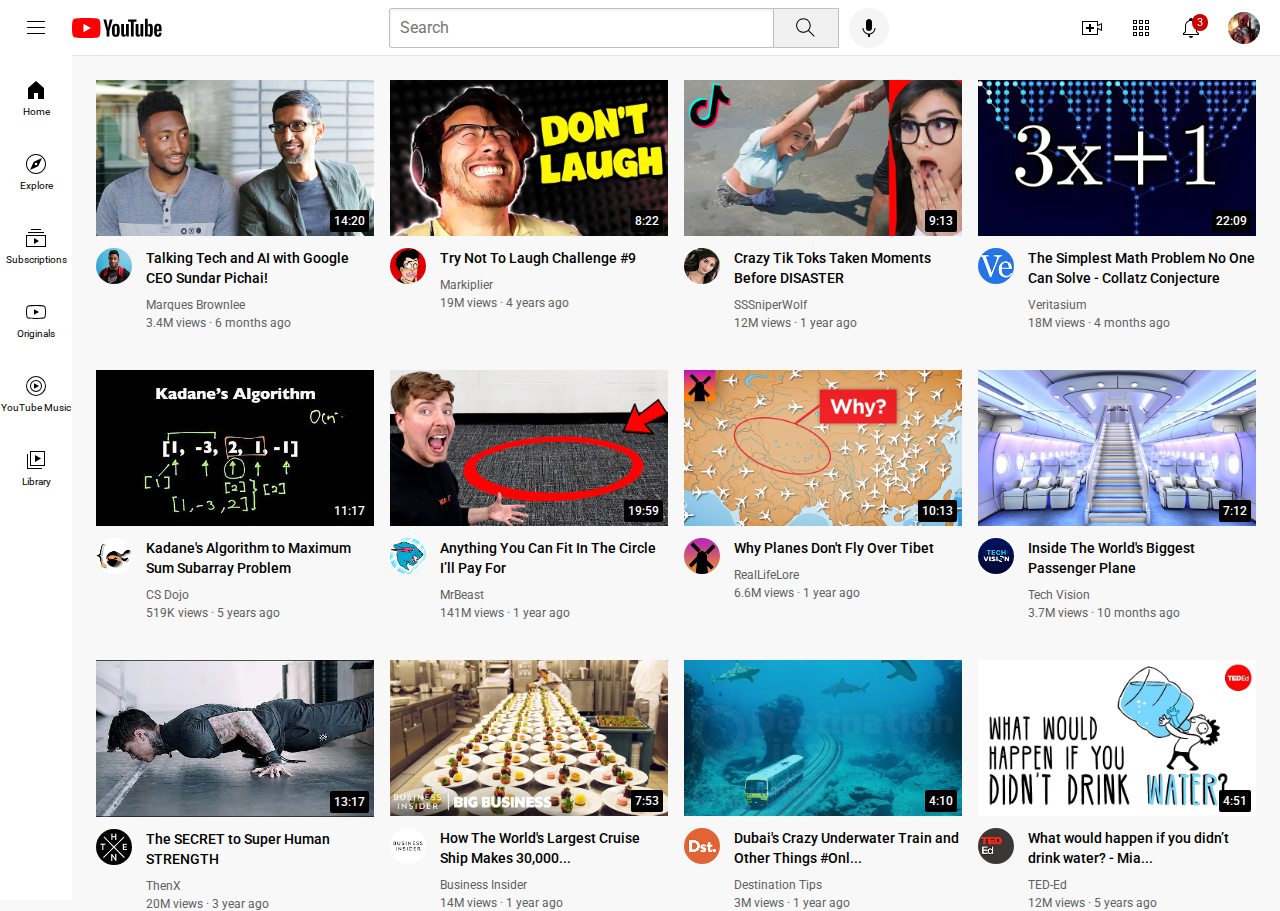
<file: index.html>
<!DOCTYPE html>
<html>

<head>
  <title>YouTube.com Clone</title>

  <link rel="preconnect" href="https://fonts.googleapis.com">
  <link rel="preconnect" href="https://fonts.gstatic.com" crossorigin>
  <link href="https://fonts.googleapis.com/css2?family=Roboto:wght@400;500;700&display=swap" rel="stylesheet">
  <link rel="shortcut icon" href="YouTube-Logo1.png" type="image/x-icon">
    
  <link rel="stylesheet" href="styles/general.css">
  <link rel="stylesheet" href="styles/header.css">
  <link rel="stylesheet" href="styles/video.css">
  <link rel="stylesheet" href="styles/sidebar.css">
   <meta property="og:url" content="https://smactorproject.in/">
    <meta property="og:image" itemprop="image" content="https://smactorproject.in//YouTube-Logo.png">
    <meta property="og:title" content="YouTube Clone!">
    <meta property="og:description" content="Explore my HTML & CSS YouTube Clone! 🎥 Crafted by Ankan Chatterjee (SMACTOR)">
</head>

<body>
  <header class="header">
    <div class="left-section">
      <img class="hamburger-menu" src="icons/hamburger-menu.svg">
      <img class="youtube-logo" src="icons/youtube-logo.svg">
    </div>
    <div class="middle-section">
      <input class="search-bar" type="text" placeholder="Search">
      <button class="search-button">
        <img class="search-icon" src="icons/search.svg">
        <div class="tooltip">Search</div>
      </button>

      <!--Put position absolute inside position relative to Create tool tip-->

      <button class="voice-search-button">
        <img class="voice-search-icon" src="icons/voice-search-icon.svg">
        <div class="tooltip">Search with your voice</div>
      </button>
    </div>
    <div class="right-section">
      <div class="upload-icon-container">
        <img class="upload-icon" src="icons/upload.svg">
        <div class="tooltip">Create</div>
      </div>
      <div class="youtube-apps-icon-container">
        <img class="youtube-apps-icon" src="icons/youtube-apps.svg">
        <div class="tooltip">YouTube apps</div>
      </div>
      <div class="notifications-icon-container">
        <img class="notifications-icon" src="icons/notifications.svg">
        <div class="notifications-count">3</div>
        <div class="tooltip">Notifications</div>
      </div>
      <img class="current-user-picture" src="channel-pictures/download.png">
    </div>
  </header>

  <nav class="sidebar">
    <div class="sidebar-link">
      <img src="icons/home.svg">
      <div>Home</div>
    </div>
    <div class="sidebar-link">
      <img src="icons/explore.svg">
      <div>Explore</div>
    </div>
    <div class="sidebar-link">
      <img src="icons/subscriptions.svg">
      <div>Subscriptions</div>
    </div>
    <div class="sidebar-link">
      <img src="icons/originals.svg">
      <div>Originals</div>
    </div>
    <div class="sidebar-link">
      <img src="icons/youtube-music.svg">
      <div>YouTube Music</div>
    </div>
    <div class="sidebar-link">
      <img src="icons/library.svg">
      <div>Library</div>
    </div>
  </nav>
  <main>
    <section class="video-grid">
      <div class="video-preview">
        <div class="thumbnail-row">
          <a href="https://www.youtube.com/watch?v=n2RNcPRtAiY" target="_blank" class="video-title-link">
            <img class="thumbnail" src="thumbnails/thumbnail-1.webp">
            <div class="video-time">14:20</div>
          </a>
        </div>
        <div class="video-info-grid">
          <div class="channel-picture">
            <a href="https://www.youtube.com/c/mkbhd" target="_blank" class="video-title-link">
              <img class="profile-picture" src="channel-pictures/channel-1.jpeg">
            </a>
          </div>
          <div class="video-info">
            <a href="https://www.youtube.com/watch?v=n2RNcPRtAiY" target="_blank" class="video-title-link">
              <p class="video-title">
                Talking Tech and AI with Google CEO Sundar Pichai!
              </p>
            </a>
            <a href="https://www.youtube.com/c/mkbhd" target="_blank" class="video-title-link">
              <p class="video-author">
                Marques Brownlee
              </p>
            </a>
            <p class="video-stats">
              3.4M views &#183; 6 months ago
            </p>
          </div>
        </div>
      </div>

      <div class="video-preview">
        <div class="thumbnail-row">
          <a href="https://www.youtube.com/watch?v=mP0RAo9SKZk" target="_blank" class="video-title-link">
            <img class="thumbnail" src="thumbnails/thumbnail-2.webp">
            <div class="video-time">8:22</div>
          </a>
        </div>
        <div class="video-info-grid">
          <a href="https://www.youtube.com/c/markiplier" target="_blank" class="video-title-link">
            <div class="channel-picture">
              <img class="profile-picture" src="channel-pictures/channel-2.jpeg">
            </div>
          </a>
          <div class="video-info">
            <a href="https://www.youtube.com/watch?v=mP0RAo9SKZk" target="_blank" class="video-title-link">
              <p class="video-title">
                Try Not To Laugh Challenge #9
              </p>
              <a href="https://www.youtube.com/c/markiplier" target="_blank" class="video-title-link">
                <p class="video-author">
                  Markiplier
                </p>
              </a>
              <p class="video-stats">
                19M views &#183; 4 years ago
              </p>
          </div>
        </div>
      </div>

      <div class="video-preview">
        <div class="thumbnail-row">
          <a href="https://www.youtube.com/watch?v=FgjPQQeTh1w" target="_blank" class="video-title-link">
            <img class="thumbnail" src="thumbnails/thumbnail-3.webp">
            <div class="video-time">9:13</div>
          </a>
        </div>
        <div class="video-info-grid">
          <a href="https://www.youtube.com/user/SSSniperWolf" target="_blank" class="video-title-link">
            <div class="channel-picture">
              <img class="profile-picture" src="channel-pictures/channel-3.jpeg">
            </div>
          </a>
          <div class="video-info">
            <a href="https://www.youtube.com/watch?v=FgjPQQeTh1w" target="_blank" class="video-title-link">
              <p class="video-title">
                Crazy Tik Toks Taken Moments Before DISASTER
              </p>
            </a>
            <a href="https://www.youtube.com/user/SSSniperWolf" target="_blank" class="video-title-link">
              <p class="video-author">
                SSSniperWolf
              </p>
            </a>
            <p class="video-stats">
              12M views &#183; 1 year ago
            </p>
          </div>
        </div>
      </div>

      <div class="video-preview">
        <div class="thumbnail-row">
          <a href="https://www.youtube.com/watch?v=094y1Z2wpJg" target="_blank" class="video-title-link">
            <img class="thumbnail" src="thumbnails/thumbnail-4.webp">
            <div class="video-time">22:09</div>
          </a>
        </div>
        <div class="video-info-grid">
          <a href="https://www.youtube.com/c/veritasium" target="_blank" class="video-title-link">
            <div class="channel-picture">
              <img class="profile-picture" src="channel-pictures/channel-4.jpeg">
            </div>
          </a>
          <div class="video-info">
            <a href="https://www.youtube.com/watch?v=094y1Z2wpJg" target="_blank" class="video-title-link">
              <p class="video-title">
                The Simplest Math Problem No One Can Solve - Collatz Conjecture
              </p>
            </a>
            <a href="https://www.youtube.com/c/veritasium" target="_blank" class="video-title-link">
              <p class="video-author">
                Veritasium
              </p>
            </a>
            <p class="video-stats">
              18M views &#183; 4 months ago
            </p>
          </div>
        </div>
      </div>

      <div class="video-preview">
        <div class="thumbnail-row">
          <a href="https://www.youtube.com/watch?v=86CQq3pKSUw" target="_blank" class="video-title-link">
            <img class="thumbnail" src="thumbnails/thumbnail-5.webp">
            <div class="video-time">11:17</div>
          </a>
        </div>
        <div class="video-info-grid">
          <a href="https://www.youtube.com/c/CSDojo" target="_blank" class="video-title-link">
            <div class="channel-picture">
              <img class="profile-picture" src="channel-pictures/channel-5.jpeg">
            </div>
          </a>
          <div class="video-info">
            <a href="https://www.youtube.com/watch?v=86CQq3pKSUw" target="_blank" class="video-title-link">
              <p class="video-title">
                Kadane's Algorithm to Maximum Sum Subarray Problem
              </p>
            </a>
            <a href="https://www.youtube.com/c/CSDojo" target="_blank" class="video-title-link">
              <p class="video-author">
                CS Dojo
              </p>
            </a>
            <p class="video-stats">
              519K views &#183; 5 years ago
            </p>
          </div>
        </div>
      </div>

      <div class="video-preview">
        <div class="thumbnail-row">
          <a href="https://www.youtube.com/watch?v=yXWw0_UfSFg" target="_blank" class="video-title-link">
            <img class="thumbnail" src="thumbnails/thumbnail-6.webp">
            <div class="video-time">19:59</div>
          </a>
        </div>
        <div class="video-info-grid">
          <a href="https://www.youtube.com/@MrBeast" target="_blank" class="video-title-link">
            <div class="channel-picture">
              <img class="profile-picture" src="channel-pictures/channel-6.jpeg">
            </div>
          </a>
          <div class="video-info">
            <a href="https://www.youtube.com/watch?v=yXWw0_UfSFg" target="_blank" class="video-title-link">
              <p class="video-title">
                Anything You Can Fit In The Circle I’ll Pay For
              </p>
            </a>
            <a href="https://www.youtube.com/@MrBeast" target="_blank" class="video-title-link">
              <p class="video-author">
                MrBeast
              </p>
            </a>
            <p class="video-stats">
              141M views &#183; 1 year ago
            </p>
          </div>
        </div>
      </div>

      <div class="video-preview">
        <div class="thumbnail-row">
          <a href="https://www.youtube.com/watch?v=fNVa1qMbF9Y" target="_blank" class="video-title-link">
            <img class="thumbnail" src="thumbnails/thumbnail-7.webp">
            <div class="video-time">10:13</div>
          </a>
        </div>
        <div class="video-info-grid">
          <div class="channel-picture">
            <a href="https://www.youtube.com/channel/UCP5tjEmvPItGyLhmjdwP7Ww" target="_blank" class="video-title-link">
              <img class="profile-picture" src="channel-pictures/channel-7.jpeg">
            </a>
          </div>
          <div class="video-info">
            <a href="https://www.youtube.com/watch?v=fNVa1qMbF9Y" target="_blank" class="video-title-link">
              <p class="video-title">
                Why Planes Don't Fly Over Tibet
              </p>
            </a>
            <a href="https://www.youtube.com/channel/UCP5tjEmvPItGyLhmjdwP7Ww" target="_blank" class="video-title-link">
              <p class="video-author">
                RealLifeLore
              </p>
            </a>
            <p class="video-stats">
              6.6M views &#183; 1 year ago
            </p>
          </div>
        </div>
      </div>

      <div class="video-preview">
        <div class="thumbnail-row">
          <a href="https://www.youtube.com/watch?v=lFm4EM1juls" target="_blank" class="video-title-link">
            <img class="thumbnail" src="thumbnails/thumbnail-8.webp">
            <div class="video-time">7:12</div>
          </a>
        </div>
        <div class="video-info-grid">
          <a href="https://www.youtube.com/@adin" target="_blank" class="video-title-link">
            <div class="channel-picture">
              <img class="profile-picture" src="channel-pictures/channel-8.jpeg">
            </div>
          </a>
          <div class="video-info">
            <a href="https://www.youtube.com/watch?v=lFm4EM1juls" target="_blank" class="video-title-link">
              <p class="video-title">
                Inside The World's Biggest Passenger Plane
              </p>
              <a href="https://www.youtube.com/@adin" target="_blank" class="video-title-link">
                <p class="video-author">
                  Tech Vision
                </p>
              </a>
              <p class="video-stats">
                3.7M views &#183; 10 months ago
              </p>
          </div>
        </div>
      </div>

      <div class="video-preview">
        <div class="thumbnail-row">
          <a href="https://www.youtube.com/watch?v=ixmxOlcrlUc" target="_blank" class="video-title-link">
            <img class="thumbnail" src="thumbnails/thumbnail-9.webp">
            <div class="video-time">13:17</div>
          </a>
        </div>
        <div class="video-info-grid">
          <a href="https://www.youtube.com/@OFFICIALTHENXSTUDIOS" target="_blank" class="video-title-link">
            <div class="channel-picture">
              <img class="profile-picture" src="channel-pictures/channel-9.jpeg">
            </div>
          </a>
          <div class="video-info">
            <a href="https://www.youtube.com/watch?v=ixmxOlcrlUc" target="_blank" class="video-title-link">
              <p class="video-title">
                The SECRET to Super Human STRENGTH
              </p>
            </a>
            <a href="https://www.youtube.com/@OFFICIALTHENXSTUDIOS" target="_blank" class="video-title-link">
              <p class="video-author">
                ThenX
              </p>
            </a>
            <p class="video-stats">
              20M views &#183; 3 year ago
            </p>
          </div>
        </div>
      </div>

      <div class="video-preview">
        <div class="thumbnail-row">
          <a href="https://www.youtube.com/watch?v=R2vXbFp5C9o" target="_blank" class="video-title-link">
            <img class="thumbnail" src="thumbnails/thumbnail-10.webp">
            <div class="video-time">7:53</div>
          </a>
        </div>
        <div class="video-info-grid">
          <a href="https://www.youtube.com/@BusinessInsider" target="_blank" class="video-title-link">
            <div class="channel-picture">
              <img class="profile-picture" src="channel-pictures/channel-10.jpeg">
            </div>
          </a>
          <div class="video-info">
            <a href="https://www.youtube.com/watch?v=R2vXbFp5C9o" target="_blank" class="video-title-link">
              <p class="video-title">
                How The World's Largest Cruise Ship Makes 30,000...
              </p>
            </a>
            <a href="https://www.youtube.com/@BusinessInsider" target="_blank" class="video-title-link">
              <p class="video-author">
                Business Insider
              </p>
            </a>
            <p class="video-stats">
              14M views &#183; 1 year ago
            </p>
          </div>
        </div>
      </div>

      <div class="video-preview">
        <div class="thumbnail-row">
          <a href="https://www.youtube.com/watch?v=0nZuYyXET3s" target="_blank" class="video-title-link">
            <img class="thumbnail" src="thumbnails/thumbnail-11.webp">
            <div class="video-time">4:10</div>
          </a>
        </div>
        <div class="video-info-grid">
          <a href="https://www.youtube.com/@Destinationtips" target="_blank" class="video-title-link">
            <div class="channel-picture">
              <img class="profile-picture" src="channel-pictures/channel-11.jpeg">
            </div>
          </a>
          <div class="video-info">
            <a href="https://www.youtube.com/watch?v=0nZuYyXET3s" target="_blank" class="video-title-link">
              <p class="video-title">
                Dubai's Crazy Underwater Train and Other Things #Onl...
              </p>
            </a>
            <a href="https://www.youtube.com/@Destinationtips" target="_blank" class="video-title-link">
              <p class="video-author">
                Destination Tips
              </p>
            </a>
            <p class="video-stats">
              3M views &#183; 1 year ago
            </p>
          </div>
        </div>
      </div>

      <div class="video-preview">
        <div class="thumbnail-row">
          <a href="https://www.youtube.com/watch?v=9iMGFqMmUFs" target="_blank" class="video-title-link">
            <img class="thumbnail" src="thumbnails/thumbnail-12.webp">
            <div class="video-time">4:51</div>
          </a>
        </div>
        <div class="video-info-grid">
          <a href="https://www.youtube.com/@TEDEd" target="_blank" class="video-title-link">
            <div class="channel-picture">
              <img class="profile-picture" src="channel-pictures/channel-12.jpeg">
            </div>
          </a>
          <div class="video-info">
            <a href="https://www.youtube.com/watch?v=9iMGFqMmUFs" target="_blank" class="video-title-link">
              <p class="video-title">
                What would happen if you didn’t drink water? - Mia...
              </p>
            </a>
            <a href="https://www.youtube.com/@TEDEd" target="_blank" class="video-title-link">
              <p class="video-author">
                TED-Ed
              </p>
            </a>
            <p class="video-stats">
              12M views &#183; 5 years ago
            </p>
          </div>
        </div>
      </div>
    </section>
  </main>
</body>

</html>
</file>
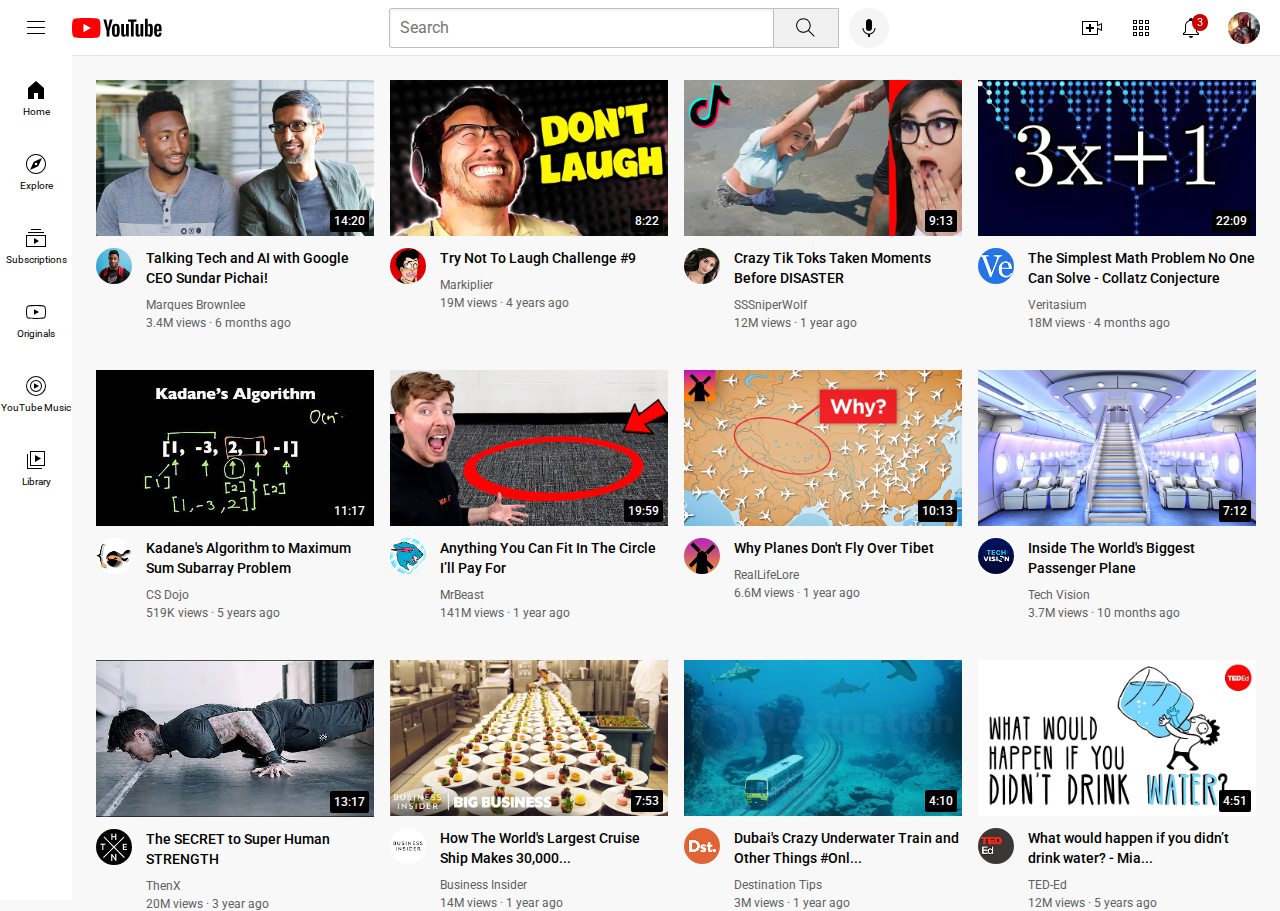
<file: youtube.html>
<!DOCTYPE html>
<html>

<head>
  <title>YouTube.com Clone</title>

  <link rel="preconnect" href="https://fonts.googleapis.com">
  <link rel="preconnect" href="https://fonts.gstatic.com" crossorigin>
  <link href="https://fonts.googleapis.com/css2?family=Roboto:wght@400;500;700&display=swap" rel="stylesheet">

  <link rel="stylesheet" href="styles/general.css">
  <link rel="stylesheet" href="styles/header.css">
  <link rel="stylesheet" href="styles/video.css">
  <link rel="stylesheet" href="styles/sidebar.css">
</head>

<body>
  <header class="header">
    <div class="left-section">
      <img class="hamburger-menu" src="icons/hamburger-menu.svg">
      <img class="youtube-logo" src="icons/youtube-logo.svg">
    </div>
    <div class="middle-section">
      <input class="search-bar" type="text" placeholder="Search">
      <button class="search-button">
        <img class="search-icon" src="icons/search.svg">
        <div class="tooltip">Search</div>
      </button>

      <!--Put position absolute inside position relative to Create tool tip-->

      <button class="voice-search-button">
        <img class="voice-search-icon" src="icons/voice-search-icon.svg">
        <div class="tooltip">Search with your voice</div>
      </button>
    </div>
    <div class="right-section">
      <div class="upload-icon-container">
        <img class="upload-icon" src="icons/upload.svg">
        <div class="tooltip">Create</div>
      </div>
      <div class="youtube-apps-icon-container">
        <img class="youtube-apps-icon" src="icons/youtube-apps.svg">
        <div class="tooltip">YouTube apps</div>
      </div>
      <div class="notifications-icon-container">
        <img class="notifications-icon" src="icons/notifications.svg">
        <div class="notifications-count">3</div>
        <div class="tooltip">Notifications</div>
      </div>
      <img class="current-user-picture" src="channel-pictures/download.png">
    </div>
  </header>

  <nav class="sidebar">
    <div class="sidebar-link">
      <img src="icons/home.svg">
      <div>Home</div>
    </div>
    <div class="sidebar-link">
      <img src="icons/explore.svg">
      <div>Explore</div>
    </div>
    <div class="sidebar-link">
      <img src="icons/subscriptions.svg">
      <div>Subscriptions</div>
    </div>
    <div class="sidebar-link">
      <img src="icons/originals.svg">
      <div>Originals</div>
    </div>
    <div class="sidebar-link">
      <img src="icons/youtube-music.svg">
      <div>YouTube Music</div>
    </div>
    <div class="sidebar-link">
      <img src="icons/library.svg">
      <div>Library</div>
    </div>
  </nav>
  <main>
    <section class="video-grid">
      <div class="video-preview">
        <div class="thumbnail-row">
          <a href="https://www.youtube.com/watch?v=n2RNcPRtAiY" target="_blank" class="video-title-link">
            <img class="thumbnail" src="thumbnails/thumbnail-1.webp">
            <div class="video-time">14:20</div>
          </a>
        </div>
        <div class="video-info-grid">
          <div class="channel-picture">
            <a href="https://www.youtube.com/c/mkbhd" target="_blank" class="video-title-link">
              <img class="profile-picture" src="channel-pictures/channel-1.jpeg">
            </a>
          </div>
          <div class="video-info">
            <a href="https://www.youtube.com/watch?v=n2RNcPRtAiY" target="_blank" class="video-title-link">
              <p class="video-title">
                Talking Tech and AI with Google CEO Sundar Pichai!
              </p>
            </a>
            <a href="https://www.youtube.com/c/mkbhd" target="_blank" class="video-title-link">
              <p class="video-author">
                Marques Brownlee
              </p>
            </a>
            <p class="video-stats">
              3.4M views &#183; 6 months ago
            </p>
          </div>
        </div>
      </div>

      <div class="video-preview">
        <div class="thumbnail-row">
          <a href="https://www.youtube.com/watch?v=mP0RAo9SKZk" target="_blank" class="video-title-link">
            <img class="thumbnail" src="thumbnails/thumbnail-2.webp">
            <div class="video-time">8:22</div>
          </a>
        </div>
        <div class="video-info-grid">
          <a href="https://www.youtube.com/c/markiplier" target="_blank" class="video-title-link">
            <div class="channel-picture">
              <img class="profile-picture" src="channel-pictures/channel-2.jpeg">
            </div>
          </a>
          <div class="video-info">
            <a href="https://www.youtube.com/watch?v=mP0RAo9SKZk" target="_blank" class="video-title-link">
              <p class="video-title">
                Try Not To Laugh Challenge #9
              </p>
              <a href="https://www.youtube.com/c/markiplier" target="_blank" class="video-title-link">
                <p class="video-author">
                  Markiplier
                </p>
              </a>
              <p class="video-stats">
                19M views &#183; 4 years ago
              </p>
          </div>
        </div>
      </div>

      <div class="video-preview">
        <div class="thumbnail-row">
          <a href="https://www.youtube.com/watch?v=FgjPQQeTh1w" target="_blank" class="video-title-link">
            <img class="thumbnail" src="thumbnails/thumbnail-3.webp">
            <div class="video-time">9:13</div>
          </a>
        </div>
        <div class="video-info-grid">
          <a href="https://www.youtube.com/user/SSSniperWolf" target="_blank" class="video-title-link">
            <div class="channel-picture">
              <img class="profile-picture" src="channel-pictures/channel-3.jpeg">
            </div>
          </a>
          <div class="video-info">
            <a href="https://www.youtube.com/watch?v=FgjPQQeTh1w" target="_blank" class="video-title-link">
              <p class="video-title">
                Crazy Tik Toks Taken Moments Before DISASTER
              </p>
            </a>
            <a href="https://www.youtube.com/user/SSSniperWolf" target="_blank" class="video-title-link">
              <p class="video-author">
                SSSniperWolf
              </p>
            </a>
            <p class="video-stats">
              12M views &#183; 1 year ago
            </p>
          </div>
        </div>
      </div>

      <div class="video-preview">
        <div class="thumbnail-row">
          <a href="https://www.youtube.com/watch?v=094y1Z2wpJg" target="_blank" class="video-title-link">
            <img class="thumbnail" src="thumbnails/thumbnail-4.webp">
            <div class="video-time">22:09</div>
          </a>
        </div>
        <div class="video-info-grid">
          <a href="https://www.youtube.com/c/veritasium" target="_blank" class="video-title-link">
            <div class="channel-picture">
              <img class="profile-picture" src="channel-pictures/channel-4.jpeg">
            </div>
          </a>
          <div class="video-info">
            <a href="https://www.youtube.com/watch?v=094y1Z2wpJg" target="_blank" class="video-title-link">
              <p class="video-title">
                The Simplest Math Problem No One Can Solve - Collatz Conjecture
              </p>
            </a>
            <a href="https://www.youtube.com/c/veritasium" target="_blank" class="video-title-link">
              <p class="video-author">
                Veritasium
              </p>
            </a>
            <p class="video-stats">
              18M views &#183; 4 months ago
            </p>
          </div>
        </div>
      </div>

      <div class="video-preview">
        <div class="thumbnail-row">
          <a href="https://www.youtube.com/watch?v=86CQq3pKSUw" target="_blank" class="video-title-link">
            <img class="thumbnail" src="thumbnails/thumbnail-5.webp">
            <div class="video-time">11:17</div>
          </a>
        </div>
        <div class="video-info-grid">
          <a href="https://www.youtube.com/c/CSDojo" target="_blank" class="video-title-link">
            <div class="channel-picture">
              <img class="profile-picture" src="channel-pictures/channel-5.jpeg">
            </div>
          </a>
          <div class="video-info">
            <a href="https://www.youtube.com/watch?v=86CQq3pKSUw" target="_blank" class="video-title-link">
              <p class="video-title">
                Kadane's Algorithm to Maximum Sum Subarray Problem
              </p>
            </a>
            <a href="https://www.youtube.com/c/CSDojo" target="_blank" class="video-title-link">
              <p class="video-author">
                CS Dojo
              </p>
            </a>
            <p class="video-stats">
              519K views &#183; 5 years ago
            </p>
          </div>
        </div>
      </div>

      <div class="video-preview">
        <div class="thumbnail-row">
          <a href="https://www.youtube.com/watch?v=yXWw0_UfSFg" target="_blank" class="video-title-link">
            <img class="thumbnail" src="thumbnails/thumbnail-6.webp">
            <div class="video-time">19:59</div>
          </a>
        </div>
        <div class="video-info-grid">
          <a href="https://www.youtube.com/@MrBeast" target="_blank" class="video-title-link">
            <div class="channel-picture">
              <img class="profile-picture" src="channel-pictures/channel-6.jpeg">
            </div>
          </a>
          <div class="video-info">
            <a href="https://www.youtube.com/watch?v=yXWw0_UfSFg" target="_blank" class="video-title-link">
              <p class="video-title">
                Anything You Can Fit In The Circle I’ll Pay For
              </p>
            </a>
            <a href="https://www.youtube.com/@MrBeast" target="_blank" class="video-title-link">
              <p class="video-author">
                MrBeast
              </p>
            </a>
            <p class="video-stats">
              141M views &#183; 1 year ago
            </p>
          </div>
        </div>
      </div>

      <div class="video-preview">
        <div class="thumbnail-row">
          <a href="https://www.youtube.com/watch?v=fNVa1qMbF9Y" target="_blank" class="video-title-link">
            <img class="thumbnail" src="thumbnails/thumbnail-7.webp">
            <div class="video-time">10:13</div>
          </a>
        </div>
        <div class="video-info-grid">
          <div class="channel-picture">
            <a href="https://www.youtube.com/channel/UCP5tjEmvPItGyLhmjdwP7Ww" target="_blank" class="video-title-link">
              <img class="profile-picture" src="channel-pictures/channel-7.jpeg">
            </a>
          </div>
          <div class="video-info">
            <a href="https://www.youtube.com/watch?v=fNVa1qMbF9Y" target="_blank" class="video-title-link">
              <p class="video-title">
                Why Planes Don't Fly Over Tibet
              </p>
            </a>
            <a href="https://www.youtube.com/channel/UCP5tjEmvPItGyLhmjdwP7Ww" target="_blank" class="video-title-link">
              <p class="video-author">
                RealLifeLore
              </p>
            </a>
            <p class="video-stats">
              6.6M views &#183; 1 year ago
            </p>
          </div>
        </div>
      </div>

      <div class="video-preview">
        <div class="thumbnail-row">
          <a href="https://www.youtube.com/watch?v=lFm4EM1juls" target="_blank" class="video-title-link">
            <img class="thumbnail" src="thumbnails/thumbnail-8.webp">
            <div class="video-time">7:12</div>
          </a>
        </div>
        <div class="video-info-grid">
          <a href="https://www.youtube.com/@adin" target="_blank" class="video-title-link">
            <div class="channel-picture">
              <img class="profile-picture" src="channel-pictures/channel-8.jpeg">
            </div>
          </a>
          <div class="video-info">
            <a href="https://www.youtube.com/watch?v=lFm4EM1juls" target="_blank" class="video-title-link">
              <p class="video-title">
                Inside The World's Biggest Passenger Plane
              </p>
              <a href="https://www.youtube.com/@adin" target="_blank" class="video-title-link">
                <p class="video-author">
                  Tech Vision
                </p>
              </a>
              <p class="video-stats">
                3.7M views &#183; 10 months ago
              </p>
          </div>
        </div>
      </div>

      <div class="video-preview">
        <div class="thumbnail-row">
          <a href="https://www.youtube.com/watch?v=ixmxOlcrlUc" target="_blank" class="video-title-link">
            <img class="thumbnail" src="thumbnails/thumbnail-9.webp">
            <div class="video-time">13:17</div>
          </a>
        </div>
        <div class="video-info-grid">
          <a href="https://www.youtube.com/@OFFICIALTHENXSTUDIOS" target="_blank" class="video-title-link">
            <div class="channel-picture">
              <img class="profile-picture" src="channel-pictures/channel-9.jpeg">
            </div>
          </a>
          <div class="video-info">
            <a href="https://www.youtube.com/watch?v=ixmxOlcrlUc" target="_blank" class="video-title-link">
              <p class="video-title">
                The SECRET to Super Human STRENGTH
              </p>
            </a>
            <a href="https://www.youtube.com/@OFFICIALTHENXSTUDIOS" target="_blank" class="video-title-link">
              <p class="video-author">
                ThenX
              </p>
            </a>
            <p class="video-stats">
              20M views &#183; 3 year ago
            </p>
          </div>
        </div>
      </div>

      <div class="video-preview">
        <div class="thumbnail-row">
          <a href="https://www.youtube.com/watch?v=R2vXbFp5C9o" target="_blank" class="video-title-link">
            <img class="thumbnail" src="thumbnails/thumbnail-10.webp">
            <div class="video-time">7:53</div>
          </a>
        </div>
        <div class="video-info-grid">
          <a href="https://www.youtube.com/@BusinessInsider" target="_blank" class="video-title-link">
            <div class="channel-picture">
              <img class="profile-picture" src="channel-pictures/channel-10.jpeg">
            </div>
          </a>
          <div class="video-info">
            <a href="https://www.youtube.com/watch?v=R2vXbFp5C9o" target="_blank" class="video-title-link">
              <p class="video-title">
                How The World's Largest Cruise Ship Makes 30,000...
              </p>
            </a>
            <a href="https://www.youtube.com/@BusinessInsider" target="_blank" class="video-title-link">
              <p class="video-author">
                Business Insider
              </p>
            </a>
            <p class="video-stats">
              14M views &#183; 1 year ago
            </p>
          </div>
        </div>
      </div>

      <div class="video-preview">
        <div class="thumbnail-row">
          <a href="https://www.youtube.com/watch?v=0nZuYyXET3s" target="_blank" class="video-title-link">
            <img class="thumbnail" src="thumbnails/thumbnail-11.webp">
            <div class="video-time">4:10</div>
          </a>
        </div>
        <div class="video-info-grid">
          <a href="https://www.youtube.com/@Destinationtips" target="_blank" class="video-title-link">
            <div class="channel-picture">
              <img class="profile-picture" src="channel-pictures/channel-11.jpeg">
            </div>
          </a>
          <div class="video-info">
            <a href="https://www.youtube.com/watch?v=0nZuYyXET3s" target="_blank" class="video-title-link">
              <p class="video-title">
                Dubai's Crazy Underwater Train and Other Things #Onl...
              </p>
            </a>
            <a href="https://www.youtube.com/@Destinationtips" target="_blank" class="video-title-link">
              <p class="video-author">
                Destination Tips
              </p>
            </a>
            <p class="video-stats">
              3M views &#183; 1 year ago
            </p>
          </div>
        </div>
      </div>

      <div class="video-preview">
        <div class="thumbnail-row">
          <a href="https://www.youtube.com/watch?v=9iMGFqMmUFs" target="_blank" class="video-title-link">
            <img class="thumbnail" src="thumbnails/thumbnail-12.webp">
            <div class="video-time">4:51</div>
          </a>
        </div>
        <div class="video-info-grid">
          <a href="https://www.youtube.com/@TEDEd" target="_blank" class="video-title-link">
            <div class="channel-picture">
              <img class="profile-picture" src="channel-pictures/channel-12.jpeg">
            </div>
          </a>
          <div class="video-info">
            <a href="https://www.youtube.com/watch?v=9iMGFqMmUFs" target="_blank" class="video-title-link">
              <p class="video-title">
                What would happen if you didn’t drink water? - Mia...
              </p>
            </a>
            <a href="https://www.youtube.com/@TEDEd" target="_blank" class="video-title-link">
              <p class="video-author">
                TED-Ed
              </p>
            </a>
            <p class="video-stats">
              12M views &#183; 5 years ago
            </p>
          </div>
        </div>
      </div>
    </section>
  </main>
</body>

</html>
</file>
<file: styles/general.css>
p {
    margin-top: 0;
    margin-bottom: 0;
  }
  
  body {
    /* This Style Below Will be  inherited */
    font-family: Roboto, Arial;
    margin: 0;
    padding-top: 80px;
    padding-left: 96px;
    padding-right: 24px;
    background-color: rgb(248, 248, 248);
  }
</file>
<file: styles/header.css>
.header {
  height: 55px;

  display: flex;
  flex-direction: row;
  justify-content: space-between;

  position: fixed;
  top: 0;
  left: 0;
  right: 0;
  z-index: 100;

  background-color: white;
  border-bottom-width: 1px;
  border-bottom-style: solid;
  border-bottom-color: rgb(228, 228, 228);
}

.left-section {
  display: flex;
  align-items: center;
}

.hamburger-menu {
  height: 24px;
  margin-left: 24px;
  margin-right: 24px;
}

.youtube-logo {
  height: 20px;
}

.middle-section {
  flex: 1;
  margin-left: 70px;
  margin-right: 35px;
  max-width: 500px;
  display: flex;
  align-items: center;
}

.search-bar {
  flex: 1;
  height: 36px;
  padding-left: 10px;
  font-size: 16px;
  border: 1px solid rgb(192, 192, 192);
  border-radius: 2px;
  box-shadow: inset 1px 2px 3px rgba(0, 0, 0, 0.05);
  width: 0;
}

.search-bar::placeholder {
  font-family: Roboto, Arial;
  font-size: 16px;
}

.search-button {
  height: 40px;
  width: 66px;
  background-color: rgb(240, 240, 240);
  border-width: 1px;
  border-style: solid;
  border-color: rgb(192, 192, 192);
  margin-left: -1px;
  margin-right: 10px;
}

.search-button,
.voice-search-button,
.upload-icon-container,
.youtube-apps-icon-container,
.notifications-icon-container{
  display: flex;
  justify-content: center;
  align-items: center;
  position: relative;
}

.search-button .tooltip,
.voice-search-button .tooltip,
.upload-icon-container .tooltip,
.youtube-apps-icon-container .tooltip,
.notifications-icon-container .tooltip{
  position: absolute;
  background-color: gray;
  color: white;
  padding-top: 4px;
  padding-bottom: 4px;
  padding-left: 8px;
  padding-right: 8px;
  border-radius: 2px;
  font-size: 12px;
  bottom: -30px;
  opacity: 0;
  transition: opacity 0.15s;
  pointer-events: none;
  white-space: nowrap;
}

.search-button:hover .tooltip,
.voice-search-button:hover .tooltip,
.upload-icon-container:hover .tooltip,
.youtube-apps-icon-container:hover .tooltip,
.notifications-icon-container:hover .tooltip {
  opacity: 1;
}

.search-icon {
  height: 25px;
}

.voice-search-button {
  height: 40px;
  width: 40px;
  border-radius: 20px;
  border: none;
  background-color: rgb(245, 245, 245);
}

.voice-search-icon {
  height: 24px;
}

.right-section {
  width: 180px;
  margin-right: 20px;
  display: flex;
  align-items: center;
  justify-content: space-between;
  flex-shrink: 0;
}

.upload-icon {
  height: 24px;
}

.youtube-apps-icon {
  height: 24px;
}

.notifications-icon {
  height: 24px;
}

.notifications-icon-container {
  position: relative;
}

.notifications-count {
  position: absolute;
  top: -2px;
  right: -5px;
  background-color: rgb(200, 0, 0);
  color: white;
  font-family: Roboto, Arial;
  font-size: 11px;
  padding-left: 5px;
  padding-right: 5px;
  padding-top: 2px;
  padding-bottom: 2px;
  border-radius: 10px;
}

.current-user-picture {
  height: 32px;
  border-radius: 16px;
}
</file>
<file: styles/video.css>
.thumbnail {
  width: 100%;
}

.video-title {
  margin-top: 0;
  font-size: 14px;
  font-weight: 500;
  line-height: 20px;
  margin-bottom: 10px;
}

.video-info-grid {
  display: grid;
  grid-template-columns: 50px 1fr;
}

.profile-picture {
  width: 36px;
  border-radius: 50px;
}

.thumbnail-row {
  margin-bottom: 8px;
  position: relative;
}

.video-author,
.video-stats {
  font-size: 12px;
  color: rgb(96, 96, 96);
}

.video-author {
  margin-bottom: 4px;
}

.video-grid {
  display: grid;
  grid-template-columns: 1fr 1fr 1fr;
  column-gap: 16px;
  row-gap: 40px;
}

@media(max-width: 750px){
  .video-grid{
    grid-template-columns: 1fr 1fr;
  }
}
@media(min-width: 751pxpx) and (max-width: 750px){
  .video-grid{
    grid-template-columns: 1fr 1fr 1fr;
  }
}
@media(min-width: 1000px){
  .video-grid{
    grid-template-columns: 1fr 1fr 1fr 1fr;
  }
}


.video-time {
  font-family: Roboto, Arial;
  font-size: 12px;
  font-weight: 500;
  padding: 4px;
  border-radius: 2px;
  background-color: black;
  color: white;
  position: absolute;
  bottom: 8px;
  right: 5px;
}
.video-title-link{
  text-decoration: none;
  color: black;
}
</file>
<file: styles/sidebar.css>
.sidebar {
    position: fixed;
    left: 0;
    bottom: 0;
    top: 55px;
    background-color: white;
    width: 72px;
    z-index: 200;
    padding-top: 5px;
  }
  .sidebar-link{
    height: 74px;
    display: flex;
    justify-content: center;
    align-items: center;
    flex-direction: column;
    cursor: pointer;
  }
  .sidebar-link:hover{
    background-color: rgb(235, 235, 235);
  }
  .sidebar-link img{
    height: 24px;
    margin-bottom: 4px;
  }
  .sidebar-link div{
    font-size: 10px;
  }
</file>
